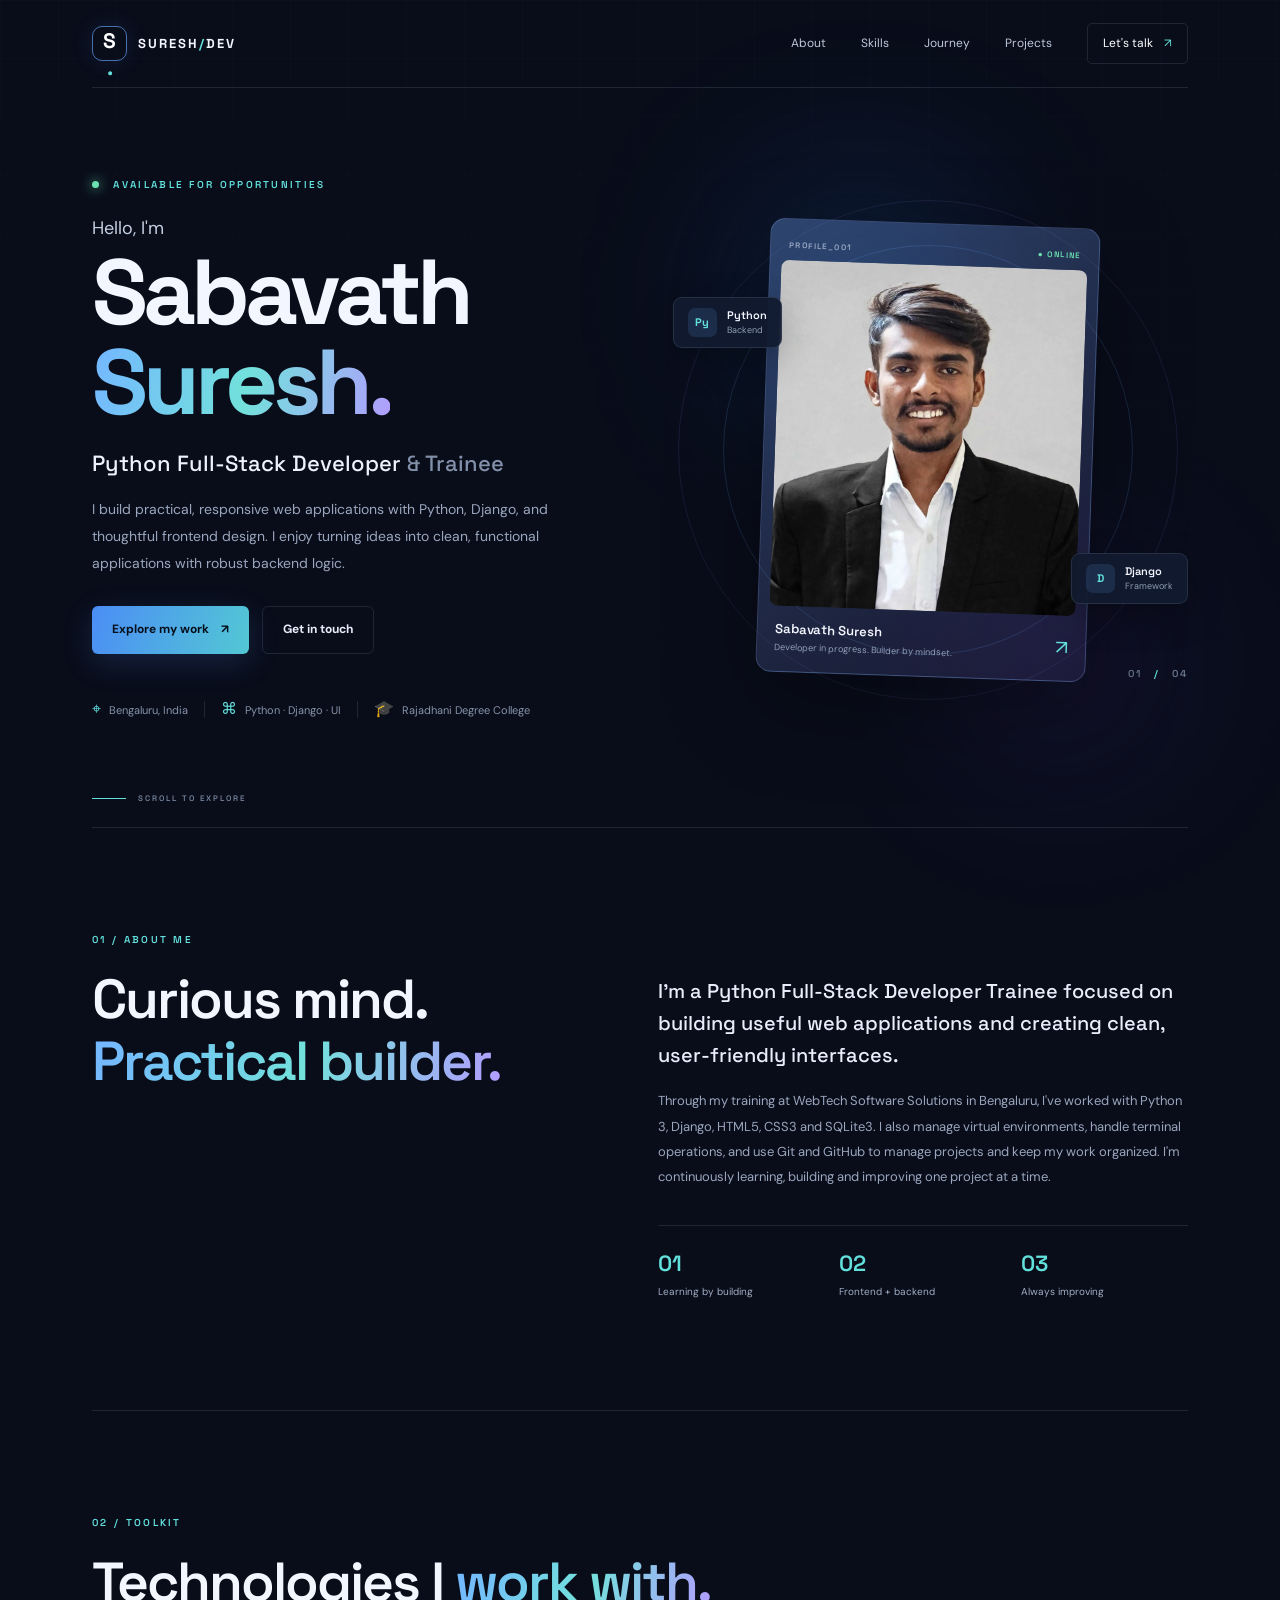
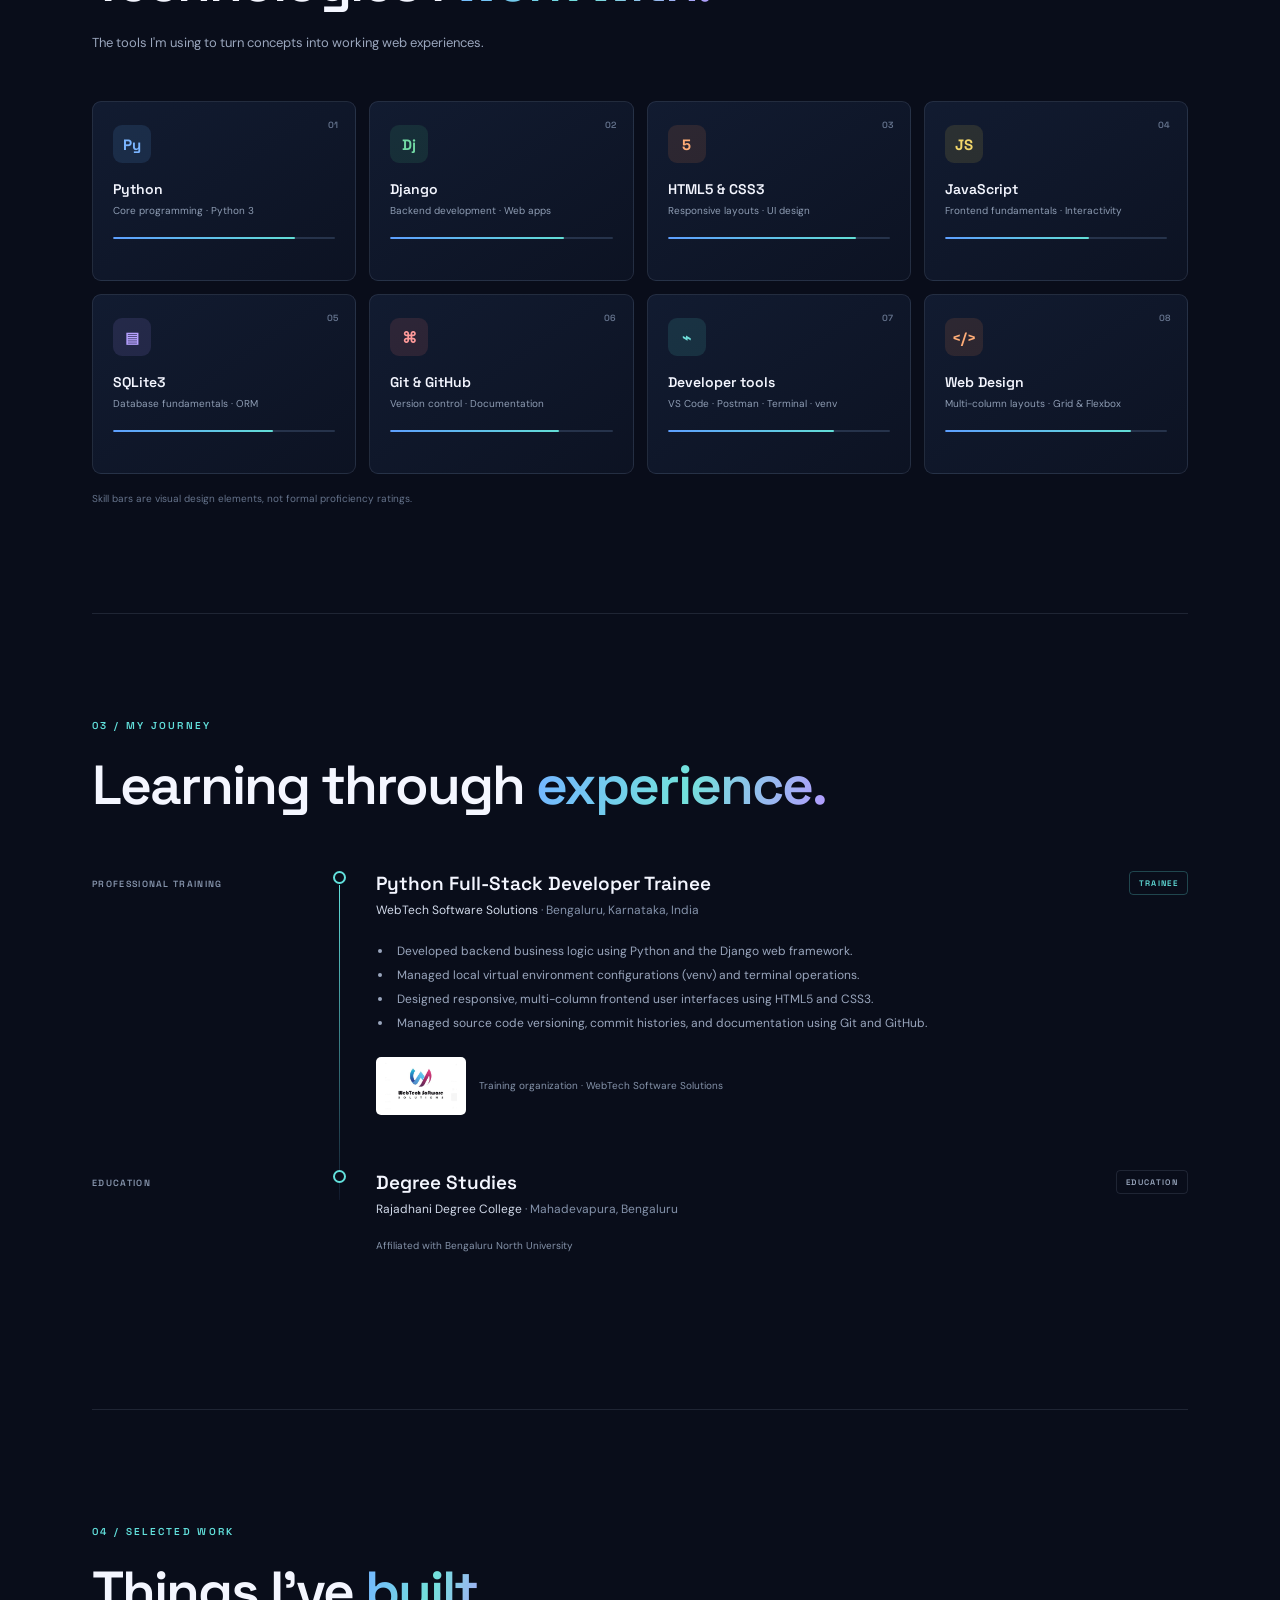
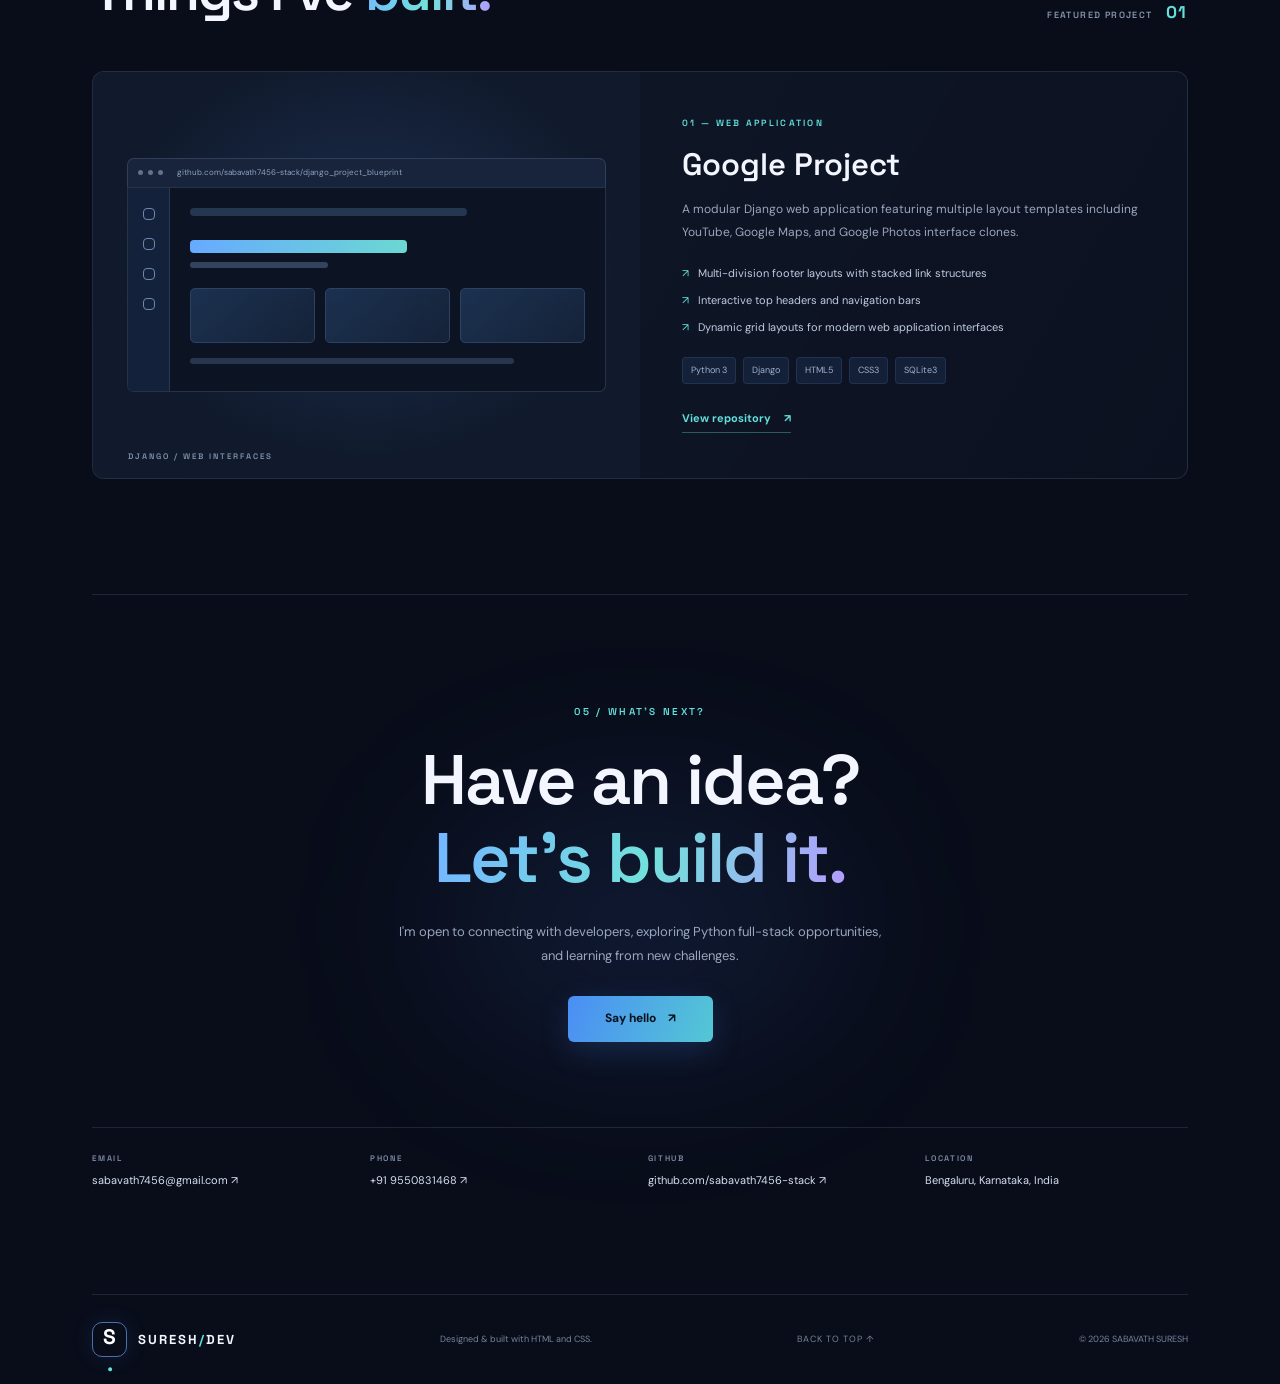
<file: index.html>
<!DOCTYPE html>
<html lang="en">
<head>
  <meta charset="UTF-8">
  <meta name="viewport" content="width=device-width, initial-scale=1.0">
  <meta name="description" content="Portfolio of Sabavath Suresh, Python Full-Stack Developer and Trainee based in Bengaluru, India. Specializing in Python 3, Django, HTML5, CSS3, and SQLite3.">
  <meta name="keywords" content="Sabavath Suresh, Python Developer, Django Developer, Full-Stack Developer, Bengaluru, WebTech Software Solutions, Portfolio, sabavath7456">
  <meta name="author" content="Sabavath Suresh">
  <meta name="theme-color" content="#090d1a">

  <!-- Open Graph / Social Sharing Meta Tags -->
  <meta property="og:type" content="website">
  <meta property="og:title" content="Sabavath Suresh | Python Full-Stack Developer">
  <meta property="og:description" content="Portfolio of Sabavath Suresh — Python Full-Stack Developer & Trainee specializing in Python, Django, HTML5, CSS3, and SQLite3.">
  <meta property="og:image" content="assets/suresh-profile.jpg">
  <meta property="twitter:card" content="summary_large_image">
  <meta property="twitter:title" content="Sabavath Suresh | Python Full-Stack Developer">
  <meta property="twitter:description" content="Portfolio of Sabavath Suresh — Python Full-Stack Developer & Trainee specializing in Python, Django, HTML5, CSS3, and SQLite3.">
  <meta property="twitter:image" content="assets/suresh-profile.jpg">

  <!-- Favicon -->
  <link rel="icon" type="image/svg+xml" href="data:image/svg+xml,<svg xmlns='http://www.w3.org/2000/svg' viewBox='0 0 100 100'><rect width='100' height='100' rx='25' fill='%23090d1a'/><text x='50%' y='68%' font-size='56' font-weight='bold' font-family='sans-serif' fill='%2362e0dc' text-anchor='middle'>S</text></svg>">

  <title>Sabavath Suresh | Python Full-Stack Developer</title>

  <!-- Google Fonts -->
  <link rel="preconnect" href="https://fonts.googleapis.com">
  <link rel="preconnect" href="https://fonts.gstatic.com" crossorigin>
  <link href="https://fonts.googleapis.com/css2?family=DM+Sans:ital,opsz,wght@0,9..40,400..700;1,9..40,400..700&family=Space+Grotesk:wght@400;500;600;700&display=swap" rel="stylesheet">
  
  <link rel="stylesheet" href="style.css">
</head>
<body>
  <div class="site-shell">

    <!-- Header Navigation -->
    <header class="header">
      <a class="brand" href="#home" aria-label="Sabavath Suresh home">
        <span class="brand-mark">S<span>.</span></span>
        <span class="brand-name">SURESH<span class="brand-dot">/</span>DEV</span>
      </a>
      <nav class="nav" aria-label="Main navigation">
        <a href="#about">About</a>
        <a href="#skills">Skills</a>
        <a href="#experience">Journey</a>
        <a href="#projects">Projects</a>
        <a class="nav-contact" href="#contact">Let's talk <span>↗</span></a>
      </nav>
    </header>

    <main>
      <!-- Hero Section -->
      <section class="hero section" id="home">
        <div class="hero-glow glow-one"></div>
        <div class="hero-glow glow-two"></div>
        <div class="hero-copy">
          <div class="eyebrow"><span class="status-dot"></span> AVAILABLE FOR OPPORTUNITIES</div>
          <p class="hero-intro">Hello, I'm</p>
          <h1>Sabavath<br><span class="gradient-text">Suresh.</span></h1>
          <h2>Python Full-Stack Developer <span class="muted">&amp; Trainee</span></h2>
          <p class="hero-description">
            I build practical, responsive web applications with Python, Django, and thoughtful frontend design. I enjoy turning ideas into clean, functional applications with robust backend logic.
          </p>
          <div class="hero-actions">
            <a class="button button-primary" href="#projects">Explore my work <span>↗</span></a>
            <a class="button button-ghost" href="mailto:sabavath7456@gmail.com">Get in touch</a>
          </div>
          <div class="hero-meta">
            <span><span class="meta-icon">⌖</span> Bengaluru, India</span>
            <span class="meta-divider"></span>
            <span><span class="meta-icon">⌘</span> Python · Django · UI</span>
            <span class="meta-divider"></span>
            <span><span class="meta-icon">🎓</span> Rajadhani Degree College</span>
          </div>
        </div>

        <div class="hero-visual">
          <div class="photo-orbit orbit-a"></div>
          <div class="photo-orbit orbit-b"></div>
          <div class="photo-card">
            <div class="photo-topline"><span>PROFILE_001</span><span class="live-indicator">● ONLINE</span></div>
            <img src="assets/suresh-profile.jpg" alt="Portrait photo of Sabavath Suresh">
            <div class="photo-caption">
              <div><strong>Sabavath Suresh</strong><span>Developer in progress. Builder by mindset.</span></div>
              <span class="caption-arrow">↗</span>
            </div>
          </div>
          <div class="floating-chip chip-python"><span class="chip-symbol">Py</span><span>Python<br><small>Backend</small></span></div>
          <div class="floating-chip chip-django"><span class="chip-symbol">D</span><span>Django<br><small>Framework</small></span></div>
          <div class="hero-index">01 <span>/</span> 04</div>
        </div>
        <a class="scroll-cue" href="#about"><span></span> SCROLL TO EXPLORE</a>
      </section>

      <!-- About Me Section -->
      <section class="about section section-border" id="about">
        <div class="section-heading">
          <p class="eyebrow">01 / ABOUT ME</p>
          <h2>Curious mind.<br><span class="gradient-text">Practical builder.</span></h2>
        </div>
        <div class="about-content">
          <p class="lead">
            I'm a Python Full-Stack Developer Trainee focused on building useful web applications and creating clean, user-friendly interfaces.
          </p>
          <p>
            Through my training at WebTech Software Solutions in Bengaluru, I've worked with Python 3, Django, HTML5, CSS3 and SQLite3. I also manage virtual environments, handle terminal operations, and use Git and GitHub to manage projects and keep my work organized. I'm continuously learning, building and improving one project at a time.
          </p>
          <div class="about-facts">
            <div><span class="fact-number">01</span><span class="fact-label">Learning by building</span></div>
            <div><span class="fact-number">02</span><span class="fact-label">Frontend + backend</span></div>
            <div><span class="fact-number">03</span><span class="fact-label">Always improving</span></div>
          </div>
        </div>
      </section>

      <!-- Skills Section -->
      <section class="skills section section-border" id="skills">
        <div class="section-heading">
          <p class="eyebrow">02 / TOOLKIT</p>
          <h2>Technologies I <span class="gradient-text">work with.</span></h2>
          <p class="section-subtitle">The tools I'm using to turn concepts into working web experiences.</p>
        </div>
        <div class="skills-grid">
          <article class="skill-card">
            <span class="skill-number">01</span>
            <div class="skill-icon python-icon">Py</div>
            <h3>Python</h3>
            <p>Core programming · Python 3</p>
            <div class="skill-line"><span style="width:82%"></span></div>
          </article>

          <article class="skill-card">
            <span class="skill-number">02</span>
            <div class="skill-icon django-icon">Dj</div>
            <h3>Django</h3>
            <p>Backend development · Web apps</p>
            <div class="skill-line"><span style="width:78%"></span></div>
          </article>

          <article class="skill-card">
            <span class="skill-number">03</span>
            <div class="skill-icon html-icon">5</div>
            <h3>HTML5 &amp; CSS3</h3>
            <p>Responsive layouts · UI design</p>
            <div class="skill-line"><span style="width:85%"></span></div>
          </article>

          <article class="skill-card">
            <span class="skill-number">04</span>
            <div class="skill-icon js-icon">JS</div>
            <h3>JavaScript</h3>
            <p>Frontend fundamentals · Interactivity</p>
            <div class="skill-line"><span style="width:65%"></span></div>
          </article>

          <article class="skill-card">
            <span class="skill-number">05</span>
            <div class="skill-icon db-icon">▤</div>
            <h3>SQLite3</h3>
            <p>Database fundamentals · ORM</p>
            <div class="skill-line"><span style="width:72%"></span></div>
          </article>

          <article class="skill-card">
            <span class="skill-number">06</span>
            <div class="skill-icon git-icon">⌘</div>
            <h3>Git &amp; GitHub</h3>
            <p>Version control · Documentation</p>
            <div class="skill-line"><span style="width:76%"></span></div>
          </article>

          <article class="skill-card">
            <span class="skill-number">07</span>
            <div class="skill-icon tools-icon">⌁</div>
            <h3>Developer tools</h3>
            <p>VS Code · Postman · Terminal · venv</p>
            <div class="skill-line"><span style="width:75%"></span></div>
          </article>

          <article class="skill-card">
            <span class="skill-number">08</span>
            <div class="skill-icon html-icon">&lt;/&gt;</div>
            <h3>Web Design</h3>
            <p>Multi-column layouts · Grid &amp; Flexbox</p>
            <div class="skill-line"><span style="width:84%"></span></div>
          </article>
        </div>
        <p class="skill-note">Skill bars are visual design elements, not formal proficiency ratings.</p>
      </section>

      <!-- Journey / Experience Section -->
      <section class="experience section section-border" id="experience">
        <div class="section-heading">
          <p class="eyebrow">03 / MY JOURNEY</p>
          <h2>Learning through <span class="gradient-text">experience.</span></h2>
        </div>
        <div class="timeline">
          <!-- Work Experience / Internship -->
          <article class="timeline-item">
            <div class="timeline-date">PROFESSIONAL TRAINING</div>
            <div class="timeline-marker"></div>
            <div class="timeline-content">
              <div class="timeline-top">
                <div>
                  <h3>Python Full-Stack Developer Trainee</h3>
                  <p class="timeline-place">WebTech Software Solutions <span>· Bengaluru, Karnataka, India</span></p>
                </div>
                <span class="tag">TRAINEE</span>
              </div>
              <ul>
                <li>Developed backend business logic using Python and the Django web framework.</li>
                <li>Managed local virtual environment configurations (venv) and terminal operations.</li>
                <li>Designed responsive, multi-column frontend user interfaces using HTML5 and CSS3.</li>
                <li>Managed source code versioning, commit histories, and documentation using Git and GitHub.</li>
              </ul>
              <div class="company-logo">
                <img src="assets/webtech-logo.jpg" alt="WebTech Software Solutions logo">
                <span>Training organization · WebTech Software Solutions</span>
              </div>
            </div>
          </article>

          <!-- Degree Education -->
          <article class="timeline-item">
            <div class="timeline-date">EDUCATION</div>
            <div class="timeline-marker"></div>
            <div class="timeline-content">
              <div class="timeline-top">
                <div>
                  <h3>Degree Studies</h3>
                  <p class="timeline-place">Rajadhani Degree College <span>· Mahadevapura, Bengaluru</span></p>
                </div>
                <span class="tag tag-muted">EDUCATION</span>
              </div>
              <p class="education-note">Affiliated with Bengaluru North University</p>
            </div>
          </article>
        </div>
      </section>

      <!-- Featured Projects Section -->
      <section class="projects section section-border" id="projects">
        <div class="section-heading project-heading">
          <div>
            <p class="eyebrow">04 / SELECTED WORK</p>
            <h2>Things I've <span class="gradient-text">built.</span></h2>
          </div>
          <span class="project-count">FEATURED PROJECT <b>01</b></span>
        </div>
        <article class="project-card">
          <div class="project-preview">
            <div class="browser-bar">
              <span></span><span></span><span></span>
              <small>github.com/sabavath7456-stack/django_project_blueprint</small>
            </div>
            <div class="mock-window">
              <div class="mock-sidebar"><i></i><i></i><i></i><i></i></div>
              <div class="mock-main">
                <div class="mock-nav"></div>
                <div class="mock-title"></div>
                <div class="mock-subtitle"></div>
                <div class="mock-tiles"><i></i><i></i><i></i></div>
                <div class="mock-footer"></div>
              </div>
            </div>
            <div class="preview-label">DJANGO / WEB INTERFACES</div>
          </div>
          <div class="project-details">
            <p class="eyebrow">01 — WEB APPLICATION</p>
            <h3>Google Project</h3>
            <p class="project-description">
              A modular Django web application featuring multiple layout templates including YouTube, Google Maps, and Google Photos interface clones.
            </p>
            <div class="project-features">
              <span>Multi-division footer layouts with stacked link structures</span>
              <span>Interactive top headers and navigation bars</span>
              <span>Dynamic grid layouts for modern web application interfaces</span>
            </div>
            <div class="tech-list">
              <span>Python 3</span>
              <span>Django</span>
              <span>HTML5</span>
              <span>CSS3</span>
              <span>SQLite3</span>
            </div>
            <a class="project-link" href="https://github.com/sabavath7456-stack/django_project_blueprint" target="_blank" rel="noopener noreferrer">
              View repository <span>↗</span>
            </a>
          </div>
        </article>
      </section>

      <!-- Contact Section -->
      <section class="contact section section-border" id="contact">
        <div class="contact-glow"></div>
        <p class="eyebrow">05 / WHAT'S NEXT?</p>
        <h2>Have an idea?<br><span class="gradient-text">Let's build it.</span></h2>
        <p class="contact-copy">
          I'm open to connecting with developers, exploring Python full-stack opportunities, and learning from new challenges.
        </p>
        <a class="button button-primary contact-button" href="mailto:sabavath7456@gmail.com">Say hello <span>↗</span></a>
        <div class="contact-links">
          <a href="mailto:sabavath7456@gmail.com">
            <span class="contact-label">EMAIL</span>
            <span>sabavath7456@gmail.com ↗</span>
          </a>
          <a href="tel:+919550831468">
            <span class="contact-label">PHONE</span>
            <span>+91 9550831468 ↗</span>
          </a>
          <a href="https://github.com/sabavath7456-stack" target="_blank" rel="noopener noreferrer">
            <span class="contact-label">GITHUB</span>
            <span>github.com/sabavath7456-stack ↗</span>
          </a>
          <div>
            <span class="contact-label">LOCATION</span>
            <span>Bengaluru, Karnataka, India</span>
          </div>
        </div>
      </section>
    </main>

    <!-- Footer -->
    <footer class="footer">
      <a class="brand" href="#home">
        <span class="brand-mark">S<span>.</span></span>
        <span class="brand-name">SURESH<span class="brand-dot">/</span>DEV</span>
      </a>
      <p>Designed &amp; built with HTML and CSS.</p>
      <a href="#home" class="back-top">BACK TO TOP ↑</a>
      <span class="copyright">© 2026 SABAVATH SURESH</span>
    </footer>

  </div>
</body>
</html>
</file>
<file: style.css>
@import url('https://fonts.googleapis.com/css2?family=DM+Sans:ital,opsz,wght@0,9..40,400..700;1,9..40,400..700&family=Space+Grotesk:wght@400;500;600;700&display=swap');

:root {
  --bg: #090d1a;
  --panel: #101729;
  --panel2: #121d32;
  --text: #f4f6ff;
  --muted: #9aa6bd;
  --line: rgba(181, 197, 230, .13);
  --blue: #69a7ff;
  --cyan: #62e0dc;
  --purple: #a58bff;
  --font: 'DM Sans', -apple-system, BlinkMacSystemFont, 'Segoe UI', Roboto, sans-serif;
  --display: 'Space Grotesk', -apple-system, BlinkMacSystemFont, sans-serif;
}

* {
  box-sizing: border-box;
}

html {
  scroll-behavior: smooth;
  scroll-padding-top: 88px;
}

body {
  margin: 0;
  background: var(--bg);
  color: var(--text);
  font-family: var(--font);
  line-height: 1.65;
  overflow-x: hidden;
}

body:before {
  content: "";
  position: fixed;
  inset: 0;
  pointer-events: none;
  z-index: -1;
  background-image:
    linear-gradient(rgba(120, 150, 205, .025) 1px, transparent 1px),
    linear-gradient(90deg, rgba(120, 150, 205, .025) 1px, transparent 1px);
  background-size: 58px 58px;
  mask-image: linear-gradient(to bottom, black, transparent 78%);
}

a {
  color: inherit;
  text-decoration: none;
}

.site-shell {
  max-width: 1440px;
  margin: auto;
  padding: 0 7.2%;
}

.header {
  height: 88px;
  display: flex;
  align-items: center;
  justify-content: space-between;
  border-bottom: 1px solid var(--line);
  position: relative;
  z-index: 5;
}

.brand {
  display: flex;
  align-items: center;
  gap: 11px;
}

.brand-mark {
  width: 35px;
  height: 35px;
  border: 1px solid rgba(105, 167, 255, .65);
  border-radius: 10px;
  display: grid;
  place-items: center;
  font: 700 21px var(--display);
  color: white;
  box-shadow: 0 0 22px rgba(91, 137, 255, .12);
}

.brand-mark span,
.brand-dot {
  color: var(--cyan);
}

.brand-name {
  font: 700 13px var(--display);
  letter-spacing: 2px;
}

.nav {
  display: flex;
  align-items: center;
  gap: 35px;
  font-size: 12px;
  color: #bdc7d9;
}

.nav a {
  transition: color .25s;
}

.nav a:hover {
  color: var(--cyan);
}

.nav .nav-contact {
  padding: 10px 15px;
  border: 1px solid var(--line);
  border-radius: 5px;
  color: white;
}

.nav-contact span {
  color: var(--cyan);
  margin-left: 8px;
}

.section {
  padding: 115px 0;
  position: relative;
}

.hero {
  min-height: 690px;
  display: grid;
  grid-template-columns: 1.05fr .95fr;
  align-items: center;
  padding-top: 90px;
  padding-bottom: 105px;
}

.hero-copy {
  position: relative;
  z-index: 2;
  max-width: 610px;
}

.eyebrow {
  font: 600 10px var(--display);
  letter-spacing: 2.3px;
  color: var(--cyan);
  margin: 0 0 23px;
  text-transform: uppercase;
}

.status-dot,
.live-indicator {
  color: #6be2b1;
}

.status-dot {
  display: inline-block;
  width: 7px;
  height: 7px;
  border-radius: 50%;
  background: #6be2b1;
  box-shadow: 0 0 12px #6be2b1;
  margin-right: 9px;
}

.hero-intro {
  font-size: 18px;
  color: #c4cee0;
  margin: 0 0 3px;
}

h1, h2, h3, p {
  margin-top: 0;
}

h1 {
  font: 700 clamp(58px, 7.2vw, 94px)/.98 var(--display);
  letter-spacing: -5px;
  margin: 0 0 22px;
}

.gradient-text {
  background: linear-gradient(105deg, #74b8ff 4%, #72e1db 52%, #b39bff 100%);
  background-clip: text;
  -webkit-background-clip: text;
  color: transparent;
}

.hero-copy h2 {
  font: 500 clamp(17px, 2vw, 22px) var(--display);
  margin: 0 0 19px;
  color: #edf2ff;
}

.muted {
  color: #8290aa;
}

.hero-description {
  max-width: 500px;
  color: var(--muted);
  font-size: 14px;
  line-height: 1.9;
}

.hero-actions {
  display: flex;
  gap: 13px;
  margin-top: 30px;
  flex-wrap: wrap;
}

.button {
  display: inline-flex;
  align-items: center;
  justify-content: center;
  gap: 12px;
  padding: 13px 20px;
  border-radius: 6px;
  font-size: 12px;
  font-weight: 700;
  transition: transform .25s, box-shadow .25s, border-color .25s;
}

.button:hover {
  transform: translateY(-3px);
}

.button-primary {
  background: linear-gradient(110deg, #4b8df5, #53c8d4);
  color: #06101d;
  box-shadow: 0 9px 30px rgba(75, 141, 245, .18);
}

.button-primary:hover {
  box-shadow: 0 12px 36px rgba(75, 141, 245, .32);
}

.button-ghost {
  border: 1px solid var(--line);
  color: #e6edfa;
}

.button-ghost:hover {
  border-color: var(--blue);
}

.hero-meta {
  display: flex;
  align-items: center;
  gap: 16px;
  margin-top: 42px;
  color: #8794aa;
  font-size: 11px;
  flex-wrap: wrap;
}

.meta-icon {
  color: var(--cyan);
  font-size: 16px;
  margin-right: 5px;
}

.meta-divider {
  height: 17px;
  width: 1px;
  background: var(--line);
}

.hero-visual {
  min-height: 480px;
  display: grid;
  place-items: center;
  position: relative;
}

.photo-card {
  width: min(330px, 76%);
  padding: 11px;
  background: linear-gradient(145deg, rgba(117, 169, 255, .32), rgba(161, 133, 255, .09));
  border: 1px solid rgba(153, 185, 255, .23);
  border-radius: 15px;
  transform: rotate(2deg);
  box-shadow: 0 30px 90px rgba(0, 0, 0, .35);
  position: relative;
  z-index: 1;
  animation: float 7s ease-in-out infinite;
}

.photo-card img {
  display: block;
  width: 100%;
  aspect-ratio: 1/1.13;
  object-fit: cover;
  object-position: center 22%;
  border-radius: 8px;
}

.photo-topline {
  height: 30px;
  display: flex;
  align-items: center;
  justify-content: space-between;
  padding: 0 7px;
  font: 600 8px var(--display);
  letter-spacing: 1.4px;
  color: #9baac5;
}

.live-indicator {
  font-size: 8px;
}

.photo-caption {
  display: flex;
  justify-content: space-between;
  align-items: center;
  padding: 14px 6px 5px;
}

.photo-caption strong,
.photo-caption span {
  display: block;
}

.photo-caption strong {
  font: 600 13px var(--display);
}

.photo-caption div span {
  font-size: 9px;
  color: #91a0b8;
  margin-top: 3px;
}

.caption-arrow {
  font-size: 20px;
  color: var(--cyan);
}

.photo-orbit {
  position: absolute;
  border: 1px solid rgba(108, 174, 255, .16);
  border-radius: 50%;
  width: 410px;
  height: 410px;
}

.orbit-b {
  width: 500px;
  height: 500px;
  border-color: rgba(166, 142, 255, .1);
}

.hero-glow {
  position: absolute;
  border-radius: 50%;
  filter: blur(80px);
  pointer-events: none;
}

.glow-one {
  width: 260px;
  height: 260px;
  background: rgba(40, 115, 220, .17);
  top: 80px;
  right: 18%;
}

.glow-two {
  width: 210px;
  height: 210px;
  background: rgba(109, 67, 204, .13);
  bottom: 60px;
  right: 2%;
}

.floating-chip {
  position: absolute;
  z-index: 2;
  display: flex;
  align-items: center;
  gap: 10px;
  background: rgba(17, 27, 47, .94);
  border: 1px solid var(--line);
  padding: 10px 14px;
  border-radius: 9px;
  box-shadow: 0 12px 35px rgba(0, 0, 0, .25);
  font: 600 11px var(--display);
  animation: float 6s ease-in-out infinite;
}

.floating-chip small {
  font: 400 9px var(--font);
  color: #8f9db5;
}

.chip-symbol {
  width: 29px;
  height: 29px;
  display: grid;
  place-items: center;
  background: rgba(105, 167, 255, .14);
  border-radius: 7px;
  color: var(--cyan);
  font-weight: 700;
}

.chip-python {
  top: 18%;
  left: 1%;
}

.chip-django {
  bottom: 18%;
  right: 0%;
  animation-delay: -2s;
}

.hero-index {
  position: absolute;
  bottom: 10px;
  right: 0;
  font: 600 10px var(--display);
  letter-spacing: 2px;
  color: #68768e;
}

.hero-index span {
  color: var(--cyan);
  padding: 0 7px;
}

.scroll-cue {
  position: absolute;
  bottom: 24px;
  left: 0;
  font: 600 8px var(--display);
  letter-spacing: 2px;
  color: #74829a;
  display: flex;
  align-items: center;
  gap: 12px;
}

.scroll-cue span {
  width: 34px;
  height: 1px;
  background: var(--cyan);
}

.section-border {
  border-top: 1px solid var(--line);
}

.about {
  display: grid;
  grid-template-columns: .9fr 1.1fr;
  gap: 12%;
  padding-top: 105px;
  padding-bottom: 110px;
}

.section-heading h2,
.contact h2 {
  font: 600 clamp(35px, 4.4vw, 55px)/1.12 var(--display);
  letter-spacing: -2px;
  margin: 0;
}

.about-content {
  padding-top: 42px;
}

.about-content p {
  color: var(--muted);
  font-size: 13px;
  line-height: 1.95;
}

.about-content .lead {
  font: 500 20px/1.6 var(--display);
  color: #e8eefc;
  margin-bottom: 17px;
}

.about-facts {
  display: grid;
  grid-template-columns: repeat(3, 1fr);
  gap: 15px;
  margin-top: 35px;
  padding-top: 23px;
  border-top: 1px solid var(--line);
}

.about-facts div {
  display: flex;
  flex-direction: column;
  gap: 7px;
}

.fact-number {
  font: 600 22px var(--display);
  color: var(--cyan);
}

.fact-label {
  font-size: 10px;
  color: #a0adc3;
}

.skills {
  padding-top: 105px;
  padding-bottom: 105px;
}

.section-subtitle {
  color: var(--muted);
  font-size: 13px;
  margin: 18px 0 0;
}

.skills-grid {
  display: grid;
  grid-template-columns: repeat(4, 1fr);
  gap: 13px;
  margin-top: 48px;
}

.skill-card {
  position: relative;
  background: linear-gradient(145deg, rgba(19, 30, 52, .88), rgba(13, 20, 36, .88));
  border: 1px solid var(--line);
  border-radius: 9px;
  padding: 23px 20px 20px;
  min-height: 180px;
  transition: transform .25s, border-color .25s, background .25s;
}

.skill-card:hover {
  transform: translateY(-6px);
  border-color: rgba(105, 167, 255, .45);
  background: #131f36;
}

.skill-number {
  position: absolute;
  right: 17px;
  top: 17px;
  font: 600 9px var(--display);
  color: #65738d;
}

.skill-icon {
  width: 38px;
  height: 38px;
  display: grid;
  place-items: center;
  border-radius: 9px;
  background: rgba(105, 167, 255, .13);
  color: #7bb5ff;
  font: 700 15px var(--display);
  margin-bottom: 17px;
}

.django-icon { color: #72d9a4; background: rgba(79, 193, 134, .12); }
.html-icon   { color: #ffad77; background: rgba(255, 130, 75, .12); }
.js-icon     { color: #f2d76b; background: rgba(236, 203, 74, .12); }
.db-icon     { color: #b6a1ff; background: rgba(166, 139, 255, .13); }
.git-icon    { color: #ff9a9a; background: rgba(255, 119, 119, .12); }
.tools-icon  { color: #70ded9; background: rgba(91, 219, 210, .12); }

.skill-card h3 {
  font: 600 14px var(--display);
  margin: 0 0 5px;
}

.skill-card p {
  font-size: 10px;
  color: #8f9db4;
  margin: 0 0 17px;
}

.skill-line {
  height: 2px;
  background: #26334b;
  border-radius: 4px;
  overflow: hidden;
}

.skill-line span {
  display: block;
  height: 100%;
  background: linear-gradient(90deg, #5d9fff, #62ded6);
  border-radius: 4px;
}

.skill-note {
  color: #65738b;
  font-size: 10px;
  margin: 17px 0 0;
}

.experience {
  padding-top: 105px;
  padding-bottom: 100px;
}

.timeline {
  margin-top: 55px;
  display: grid;
  grid-template-columns: 210px 24px 1fr;
  column-gap: 25px;
}

.timeline-item {
  display: contents;
}

.timeline-date {
  font: 600 9px var(--display);
  letter-spacing: 1.3px;
  color: #8795ad;
  padding-top: 7px;
}

.timeline-marker {
  position: relative;
  display: flex;
  justify-content: center;
}

.timeline-marker:before {
  content: "";
  width: 9px;
  height: 9px;
  border: 2px solid var(--cyan);
  background: var(--bg);
  border-radius: 50%;
  z-index: 1;
}

.timeline-marker:after {
  content: "";
  position: absolute;
  top: 14px;
  bottom: -30px;
  width: 1px;
  background: linear-gradient(var(--cyan), rgba(105, 167, 255, .08));
}

.timeline-item:last-child .timeline-marker:after {
  display: none;
}

.timeline-content {
  padding-bottom: 55px;
}

.timeline-top {
  display: flex;
  justify-content: space-between;
  align-items: flex-start;
  gap: 20px;
}

.timeline-content h3 {
  font: 600 19px var(--display);
  margin: 0 0 5px;
}

.timeline-place {
  font-size: 12px;
  color: #d1d9e9;
  margin: 0 0 18px;
}

.timeline-place span {
  color: #8492aa;
}

.tag {
  font: 600 8px var(--display);
  letter-spacing: 1.3px;
  color: var(--cyan);
  border: 1px solid rgba(98, 224, 220, .27);
  border-radius: 4px;
  padding: 6px 9px;
}

.tag-muted {
  color: #9aa8bf;
  border-color: var(--line);
}

.timeline-content ul {
  padding-left: 17px;
  margin: 0;
  color: var(--muted);
  font-size: 12px;
  line-height: 2;
}

.timeline-content li {
  padding-left: 4px;
}

.company-logo {
  display: flex;
  align-items: center;
  gap: 13px;
  margin-top: 22px;
}

.company-logo img {
  width: 90px;
  height: 58px;
  object-fit: contain;
  background: #fff;
  border-radius: 5px;
  padding: 3px;
}

.company-logo span,
.education-note {
  font-size: 10px;
  color: #8593aa;
}

.education-note {
  margin: 0;
}

.project-heading {
  display: flex;
  justify-content: space-between;
  align-items: flex-end;
}

.project-count {
  font: 600 9px var(--display);
  letter-spacing: 1.4px;
  color: #8795ad;
}

.project-count b {
  color: var(--cyan);
  font-size: 17px;
  margin-left: 10px;
}

.project-card {
  margin-top: 48px;
  display: grid;
  grid-template-columns: 1fr 1fr;
  border: 1px solid var(--line);
  border-radius: 12px;
  overflow: hidden;
  background: linear-gradient(120deg, rgba(19, 29, 49, .75), rgba(12, 18, 33, .9));
}

.project-preview {
  min-height: 370px;
  padding: 34px;
  display: flex;
  flex-direction: column;
  justify-content: center;
  position: relative;
  background: radial-gradient(ellipse at 50% 45%, rgba(75, 124, 218, .2), transparent 65%), #101a2c;
}

.browser-bar {
  height: 29px;
  border: 1px solid rgba(174, 194, 228, .17);
  border-bottom: 0;
  border-radius: 7px 7px 0 0;
  display: flex;
  align-items: center;
  gap: 5px;
  padding: 0 10px;
  background: #17243b;
}

.browser-bar > span {
  width: 5px;
  height: 5px;
  background: #61718e;
  border-radius: 50%;
}

.browser-bar small {
  font-size: 8px;
  color: #91a2bf;
  margin-left: 9px;
}

.mock-window {
  height: 205px;
  display: grid;
  grid-template-columns: 42px 1fr;
  border: 1px solid rgba(174, 194, 228, .17);
  background: #0c1424;
  border-radius: 0 0 7px 7px;
  overflow: hidden;
}

.mock-sidebar {
  background: #14213a;
  border-right: 1px solid var(--line);
  display: flex;
  align-items: center;
  flex-direction: column;
  gap: 18px;
  padding-top: 20px;
}

.mock-sidebar i {
  width: 12px;
  height: 12px;
  border: 1px solid #6c88b5;
  border-radius: 4px;
}

.mock-main {
  padding: 20px;
}

.mock-nav {
  height: 8px;
  width: 70%;
  background: #253651;
  border-radius: 5px;
  margin-bottom: 24px;
}

.mock-title {
  height: 13px;
  width: 55%;
  background: linear-gradient(90deg, #67aaff, #6bd8d2);
  border-radius: 4px;
  margin-bottom: 9px;
}

.mock-subtitle {
  height: 6px;
  width: 35%;
  background: #34435d;
  border-radius: 4px;
}

.mock-tiles {
  display: grid;
  grid-template-columns: repeat(3, 1fr);
  gap: 10px;
  margin-top: 20px;
}

.mock-tiles i {
  height: 55px;
  border: 1px solid #2d4261;
  border-radius: 5px;
  background: linear-gradient(140deg, #1b3150, #152238);
}

.mock-footer {
  height: 6px;
  width: 82%;
  background: #27354d;
  border-radius: 4px;
  margin-top: 15px;
}

.preview-label {
  position: absolute;
  bottom: 17px;
  left: 35px;
  font: 600 8px var(--display);
  letter-spacing: 2px;
  color: #8192ad;
}

.project-details {
  padding: 45px 42px;
  display: flex;
  flex-direction: column;
  align-items: flex-start;
  justify-content: center;
}

.project-details .eyebrow {
  font-size: 9px;
  margin-bottom: 15px;
}

.project-details h3 {
  font: 600 31px var(--display);
  margin: 0 0 14px;
}

.project-description {
  color: var(--muted);
  font-size: 12px;
  line-height: 1.9;
  margin: 0 0 20px;
}

.project-features {
  display: grid;
  gap: 9px;
  margin-bottom: 21px;
}

.project-features span {
  font-size: 11px;
  color: #c0cce0;
}

.project-features span:before {
  content: "↗";
  color: var(--cyan);
  margin-right: 9px;
}

.tech-list {
  display: flex;
  gap: 7px;
  flex-wrap: wrap;
}

.tech-list span {
  font-size: 9px;
  color: #9fb1ce;
  padding: 5px 8px;
  background: rgba(105, 167, 255, .09);
  border: 1px solid rgba(105, 167, 255, .13);
  border-radius: 4px;
}

.project-link {
  margin-top: 25px;
  font-size: 11px;
  font-weight: 700;
  color: var(--cyan);
  border-bottom: 1px solid rgba(98, 224, 220, .35);
  padding-bottom: 5px;
}

.project-link span {
  margin-left: 10px;
}

.contact {
  text-align: center;
  padding-top: 110px;
  padding-bottom: 105px;
  overflow: hidden;
}

.contact h2 {
  font-size: clamp(43px, 6vw, 70px);
}

.contact-copy {
  max-width: 500px;
  margin: 22px auto 27px;
  color: var(--muted);
  font-size: 13px;
  line-height: 1.9;
}

.contact-button {
  min-width: 145px;
}

.contact-glow {
  position: absolute;
  width: 400px;
  height: 240px;
  background: rgba(68, 124, 232, .12);
  filter: blur(85px);
  border-radius: 50%;
  top: 30%;
  left: calc(50% - 200px);
  pointer-events: none;
}

.contact > *:not(.contact-glow) {
  position: relative;
}

.contact-links {
  display: grid;
  grid-template-columns: repeat(4, 1fr);
  gap: 15px;
  text-align: left;
  margin-top: 85px;
  padding-top: 25px;
  border-top: 1px solid var(--line);
}

.contact-links > a,
.contact-links > div {
  display: flex;
  flex-direction: column;
  gap: 8px;
  font-size: 11px;
  color: #d7e0f0;
}

.contact-label {
  font: 600 8px var(--display);
  letter-spacing: 1.7px;
  color: #7f8da5;
}

.footer {
  min-height: 90px;
  border-top: 1px solid var(--line);
  display: flex;
  align-items: center;
  justify-content: space-between;
  gap: 20px;
}

.footer p,
.copyright,
.back-top {
  font-size: 9px;
  color: #75839b;
  margin: 0;
}

.back-top {
  letter-spacing: 1px;
}

@keyframes float {
  0%, 100% {
    transform: translateY(0) rotate(2deg);
  }
  50% {
    transform: translateY(-12px) rotate(1deg);
  }
}

@media (max-width: 950px) {
  .site-shell {
    padding: 0 5%;
  }
  .nav {
    gap: 18px;
  }
  .hero {
    grid-template-columns: 1fr .8fr;
  }
  .photo-card {
    width: 82%;
  }
  .skills-grid {
    grid-template-columns: repeat(3, 1fr);
  }
  .about {
    gap: 7%;
  }
  .project-details {
    padding: 35px 28px;
  }
  .contact-links {
    grid-template-columns: repeat(2, 1fr);
  }
}

@media (max-width: 700px) {
  .site-shell {
    padding: 0 22px;
  }
  .header {
    height: 72px;
  }
  .nav {
    gap: 13px;
  }
  .nav a {
    font-size: 10px;
  }
  .nav a:nth-child(2),
  .nav a:nth-child(3) {
    display: none;
  }
  .nav .nav-contact {
    padding: 8px 10px;
  }
  .brand-name {
    font-size: 11px;
  }
  .hero {
    display: flex;
    flex-direction: column;
    align-items: stretch;
    padding-top: 75px;
    padding-bottom: 85px;
    gap: 30px;
  }
  .hero-copy {
    max-width: 100%;
  }
  h1 {
    font-size: 69px;
    letter-spacing: -4px;
  }
  .hero-visual {
    min-height: 440px;
  }
  .photo-card {
    width: min(300px, 70%);
  }
  .photo-orbit {
    width: 350px;
    height: 350px;
  }
  .orbit-b {
    width: 420px;
    height: 420px;
  }
  .chip-python {
    left: 3%;
    top: 14%;
  }
  .chip-django {
    right: 2%;
    bottom: 14%;
  }
  .scroll-cue {
    bottom: 22px;
  }
  .hero-index {
    bottom: 5px;
  }
  .section {
    padding: 82px 0;
  }
  .about {
    display: block;
  }
  .about-content {
    padding-top: 30px;
  }
  .about-facts {
    gap: 9px;
  }
  .fact-label {
    font-size: 9px;
  }
  .skills-grid {
    grid-template-columns: repeat(2, 1fr);
    gap: 10px;
  }
  .skill-card {
    padding: 18px 15px;
    min-height: 172px;
  }
  .timeline {
    grid-template-columns: 1fr 18px;
    column-gap: 13px;
  }
  .timeline-date {
    grid-column: 1/2;
    padding-bottom: 9px;
  }
  .timeline-marker {
    grid-column: 2;
    grid-row: 1/3;
  }
  .timeline-content {
    grid-column: 1/2;
    grid-row: 2;
    padding-bottom: 42px;
  }
  .timeline-marker:after {
    bottom: -35px;
  }
  .timeline-top {
    gap: 10px;
  }
  .timeline-content h3 {
    font-size: 16px;
  }
  .timeline-place {
    font-size: 11px;
  }
  .timeline-content ul {
    font-size: 11px;
  }
  .project-heading {
    align-items: flex-start;
    gap: 15px;
  }
  .project-count {
    font-size: 7px;
    white-space: nowrap;
    padding-top: 8px;
  }
  .project-card {
    grid-template-columns: 1fr;
  }
  .project-preview {
    min-height: 300px;
    padding: 25px;
  }
  .project-details {
    padding: 32px 25px;
  }
  .project-details h3 {
    font-size: 27px;
  }
  .contact-links {
    grid-template-columns: 1fr;
    gap: 20px;
    margin-top: 60px;
  }
  .footer {
    padding: 22px 0;
    flex-wrap: wrap;
  }
  .footer p {
    order: 3;
    width: 100%;
  }
  .copyright {
    font-size: 8px;
  }
}

@media (max-width: 390px) {
  .site-shell {
    padding: 0 17px;
  }
  .nav {
    gap: 9px;
  }
  .nav a:first-child {
    display: none;
  }
  h1 {
    font-size: 59px;
  }
  .hero-meta {
    font-size: 9px;
    gap: 9px;
  }
  .photo-card {
    width: 76%;
  }
  .skills-grid {
    grid-template-columns: 1fr 1fr;
  }
  .skill-card h3 {
    font-size: 12px;
  }
  .skill-card p {
    font-size: 9px;
  }
  .project-count {
    display: none;
  }
}

@media (prefers-reduced-motion: reduce) {
  html {
    scroll-behavior: auto;
  }
  *, *:before, *:after {
    animation-duration: .01ms !important;
    animation-iteration-count: 1 !important;
    transition-duration: .01ms !important;
  }
}
</file>
